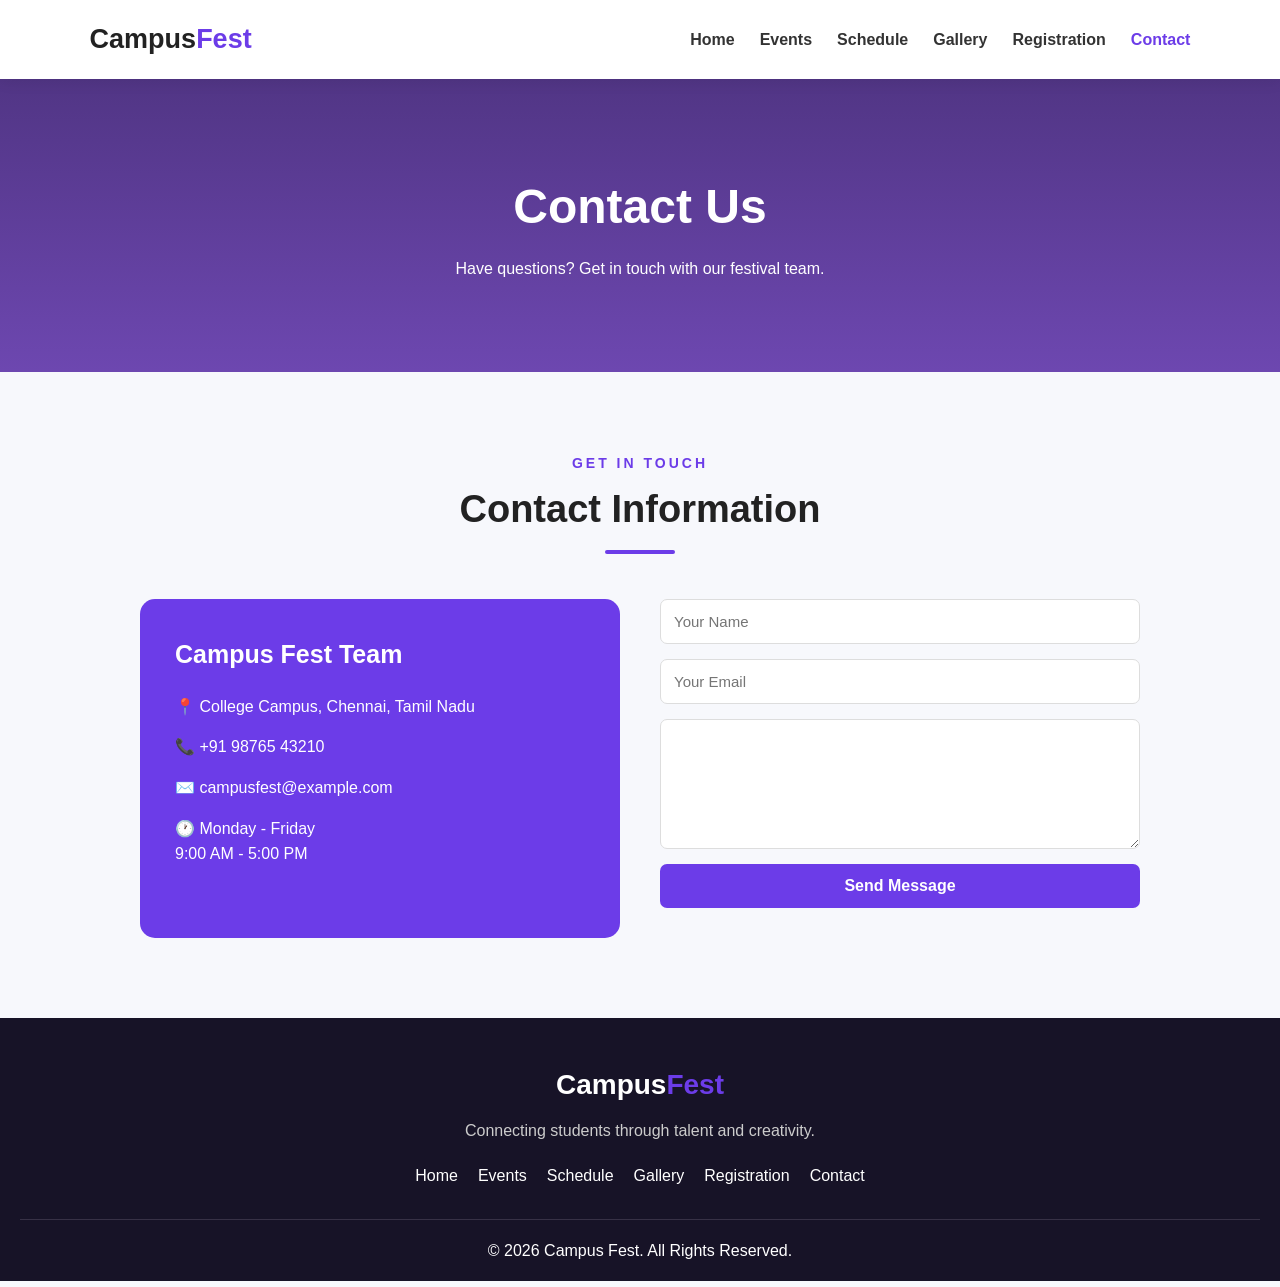
<file: contact.html>
<!DOCTYPE html>
<html lang="en">

<head>

    <meta charset="UTF-8">

    <meta
        name="viewport"
        content="width=device-width, initial-scale=1.0">

    <title>Campus Fest - Contact</title>

    <link rel="stylesheet" href="style.css">

</head>

<body>


<header>

    <div class="logo">
        Campus<span>Fest</span>
    </div>

    <nav id="navbar">

        <a href="index.html">Home</a>

        <a href="events.html">Events</a>

        <a href="schedule.html">Schedule</a>

        <a href="gallery.html">Gallery</a>

        <a href="registration.html">
            Registration
        </a>

        <a href="contact.html" class="active">
            Contact
        </a>

    </nav>

    <button
        class="menu-btn"
        onclick="toggleMenu()">
        ☰
    </button>

</header>


<section class="page-banner">

    <h1>Contact Us</h1>

    <p>
        Have questions? Get in touch with our festival team.
    </p>

</section>


<section class="section">

    <div class="section-title">

        <p>GET IN TOUCH</p>

        <h2>Contact Information</h2>

        <span></span>

    </div>


    <div class="contact-container">


        <div class="contact-info">

            <h3>Campus Fest Team</h3>

            <p>
                📍 College Campus, Chennai, Tamil Nadu
            </p>

            <p>
                📞 +91 98765 43210
            </p>

            <p>
                ✉️ campusfest@example.com
            </p>

            <p>
                🕐 Monday - Friday
                <br>
                9:00 AM - 5:00 PM
            </p>

        </div>


        <form
            id="contactForm"
            class="contact-form">


            <input
                type="text"
                id="contactName"
                placeholder="Your Name">


            <input
                type="email"
                id="contactEmail"
                placeholder="Your Email">


            <textarea
                id="message"
                rows="6"
                placeholder="Write your message">
            </textarea>


            <button
                type="submit"
                class="submit-btn">

                Send Message

            </button>


            <p id="contactMessage"></p>


        </form>


    </div>

</section>


<footer>

    <h2>Campus<span>Fest</span></h2>

    <p>
        Connecting students through talent and creativity.
    </p>

    <div class="footer-links">

        <a href="index.html">Home</a>

        <a href="events.html">Events</a>

        <a href="schedule.html">Schedule</a>

        <a href="gallery.html">Gallery</a>

        <a href="registration.html">Registration</a>

        <a href="contact.html">Contact</a>

    </div>

    <div class="copyright">
        © 2026 Campus Fest. All Rights Reserved.
    </div>

</footer>


<script src="script.js"></script>

</body>
</html>
</file>
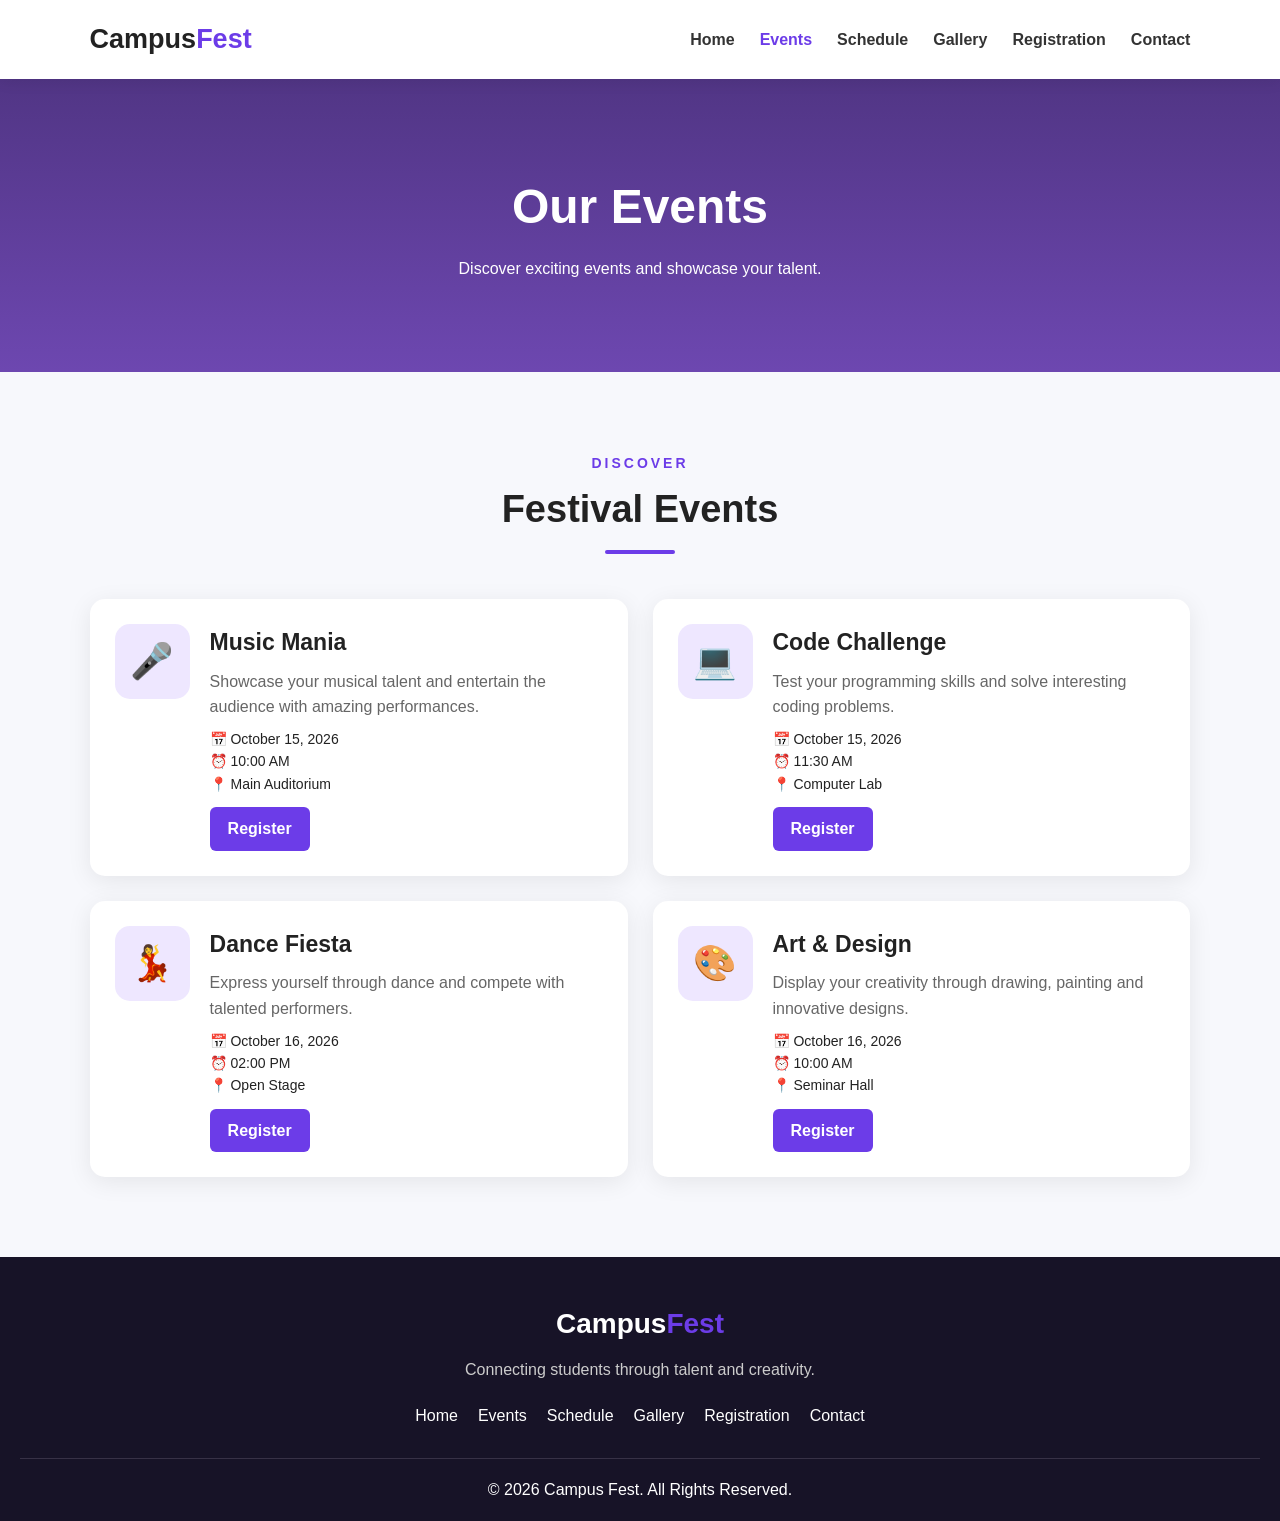
<file: events.html>
<!DOCTYPE html>
<html lang="en">
<head>
    <meta charset="UTF-8">
    <meta name="viewport" content="width=device-width, initial-scale=1.0">

    <title>Campus Fest - Events</title>

    <link rel="stylesheet" href="style.css">
</head>

<body>

<header>

    <div class="logo">
        Campus<span>Fest</span>
    </div>

    <nav id="navbar">
        <a href="index.html">Home</a>
        <a href="events.html" class="active">Events</a>
        <a href="schedule.html">Schedule</a>
        <a href="gallery.html">Gallery</a>
        <a href="registration.html">Registration</a>
        <a href="contact.html">Contact</a>
    </nav>

    <button class="menu-btn" onclick="toggleMenu()">☰</button>

</header>


<section class="page-banner">

    <h1>Our Events</h1>

    <p>
        Discover exciting events and showcase your talent.
    </p>

</section>


<section class="section">

    <div class="section-title">

        <p>DISCOVER</p>

        <h2>Festival Events</h2>

        <span></span>

    </div>


    <div class="event-container">


        <div class="event-card">

            <div class="event-icon">🎤</div>

            <div class="event-content">

                <h3>Music Mania</h3>

                <p>
                    Showcase your musical talent and entertain
                    the audience with amazing performances.
                </p>

                <div class="event-info">
                    <p>📅 October 15, 2026</p>
                    <p>⏰ 10:00 AM</p>
                    <p>📍 Main Auditorium</p>
                </div>

                <a
                    href="registration.html?event=Music%20Mania"
                    class="register-event">
                    Register
                </a>

            </div>

        </div>


        <div class="event-card">

            <div class="event-icon">💻</div>

            <div class="event-content">

                <h3>Code Challenge</h3>

                <p>
                    Test your programming skills and solve
                    interesting coding problems.
                </p>

                <div class="event-info">
                    <p>📅 October 15, 2026</p>
                    <p>⏰ 11:30 AM</p>
                    <p>📍 Computer Lab</p>
                </div>

                <a
                    href="registration.html?event=Code%20Challenge"
                    class="register-event">
                    Register
                </a>

            </div>

        </div>


        <div class="event-card">

            <div class="event-icon">💃</div>

            <div class="event-content">

                <h3>Dance Fiesta</h3>

                <p>
                    Express yourself through dance and compete
                    with talented performers.
                </p>

                <div class="event-info">
                    <p>📅 October 16, 2026</p>
                    <p>⏰ 02:00 PM</p>
                    <p>📍 Open Stage</p>
                </div>

                <a
                    href="registration.html?event=Dance%20Fiesta"
                    class="register-event">
                    Register
                </a>

            </div>

        </div>


        <div class="event-card">

            <div class="event-icon">🎨</div>

            <div class="event-content">

                <h3>Art & Design</h3>

                <p>
                    Display your creativity through drawing,
                    painting and innovative designs.
                </p>

                <div class="event-info">
                    <p>📅 October 16, 2026</p>
                    <p>⏰ 10:00 AM</p>
                    <p>📍 Seminar Hall</p>
                </div>

                <a
                    href="registration.html?event=Art%20%26%20Design"
                    class="register-event">
                    Register
                </a>

            </div>

        </div>


    </div>

</section>


<footer>

    <h2>Campus<span>Fest</span></h2>

    <p>Connecting students through talent and creativity.</p>

    <div class="footer-links">
        <a href="index.html">Home</a>
        <a href="events.html">Events</a>
        <a href="schedule.html">Schedule</a>
        <a href="gallery.html">Gallery</a>
        <a href="registration.html">Registration</a>
        <a href="contact.html">Contact</a>
    </div>

    <div class="copyright">
        © 2026 Campus Fest. All Rights Reserved.
    </div>

</footer>

<script src="script.js"></script>

</body>
</html>
</file>
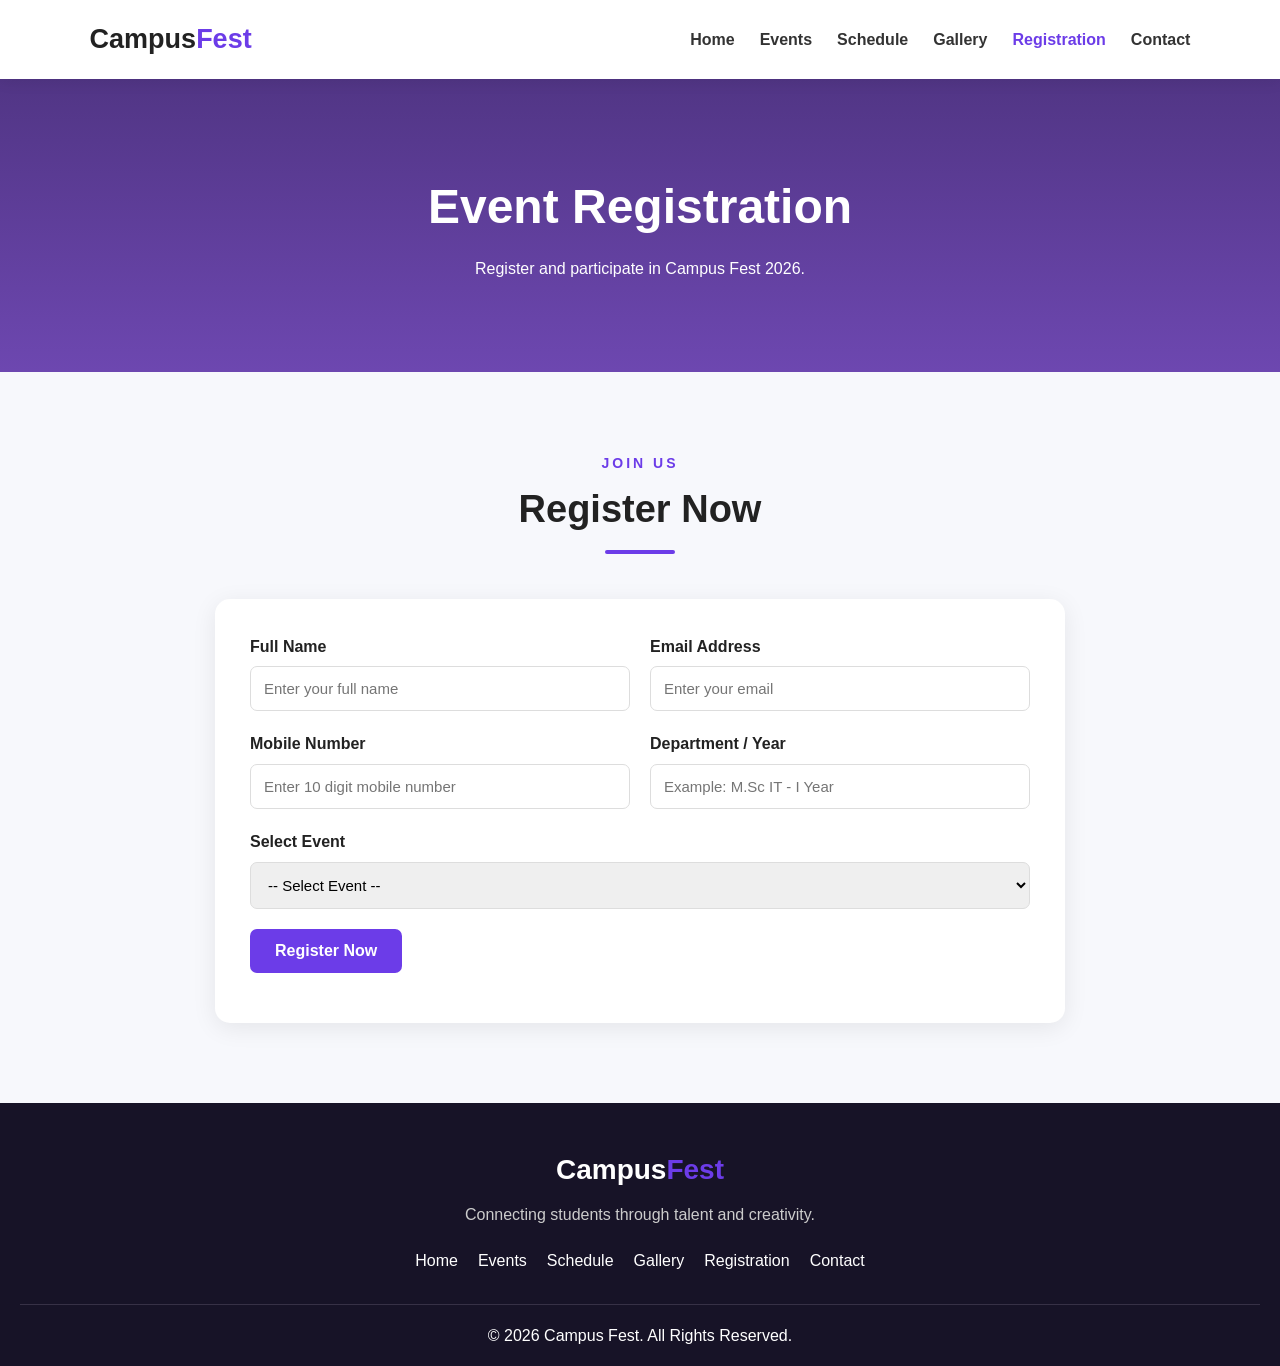
<file: registration.html>
<!DOCTYPE html>
<html lang="en">

<head>
    <meta charset="UTF-8">
    <meta name="viewport" content="width=device-width, initial-scale=1.0">

    <title>Campus Fest - Registration</title>

    <link rel="stylesheet" href="style.css">
</head>

<body>

<header>

    <div class="logo">
        Campus<span>Fest</span>
    </div>

    <nav id="navbar">
        <a href="index.html">Home</a>
        <a href="events.html">Events</a>
        <a href="schedule.html">Schedule</a>
        <a href="gallery.html">Gallery</a>
        <a href="registration.html" class="active">Registration</a>
        <a href="contact.html">Contact</a>
    </nav>

    <button class="menu-btn" onclick="toggleMenu()">☰</button>

</header>


<section class="page-banner">

    <h1>Event Registration</h1>

    <p>Register and participate in Campus Fest 2026.</p>

</section>


<section class="section">

    <div class="section-title">

        <p>JOIN US</p>

        <h2>Register Now</h2>

        <span></span>

    </div>


    <div class="form-container">

        <form id="registrationForm">

            <div class="form-row">

                <div class="form-group">

                    <label for="name">Full Name</label>

                    <input
                        type="text"
                        id="name"
                        placeholder="Enter your full name"
                    >

                </div>


                <div class="form-group">

                    <label for="email">Email Address</label>

                    <input
                        type="email"
                        id="email"
                        placeholder="Enter your email"
                    >

                </div>

            </div>


            <div class="form-row">

                <div class="form-group">

                    <label for="mobile">Mobile Number</label>

                    <input
                        type="tel"
                        id="mobile"
                        placeholder="Enter 10 digit mobile number"
                    >

                </div>


                <div class="form-group">

                    <label for="department">
                        Department / Year
                    </label>

                    <input
                        type="text"
                        id="department"
                        placeholder="Example: M.Sc IT - I Year"
                    >

                </div>

            </div>


            <div class="form-group">

                <label for="event">
                    Select Event
                </label>

                <select id="event">

                    <option value="">
                        -- Select Event --
                    </option>

                    <option value="Music Mania">
                        Music Mania
                    </option>

                    <option value="Code Challenge">
                        Code Challenge
                    </option>

                    <option value="Dance Fiesta">
                        Dance Fiesta
                    </option>

                    <option value="Art & Design">
                        Art & Design
                    </option>

                </select>

            </div>


            <button
                type="submit"
                class="submit-btn">

                Register Now

            </button>


            <!-- SUCCESS / ERROR MESSAGE -->

            <div
                id="formMessage"
                class="form-message">
            </div>

        </form>

    </div>

</section>


<footer>

    <h2>Campus<span>Fest</span></h2>

    <p>
        Connecting students through talent and creativity.
    </p>

    <div class="footer-links">

        <a href="index.html">Home</a>
        <a href="events.html">Events</a>
        <a href="schedule.html">Schedule</a>
        <a href="gallery.html">Gallery</a>
        <a href="registration.html">Registration</a>
        <a href="contact.html">Contact</a>

    </div>

    <div class="copyright">
        © 2026 Campus Fest. All Rights Reserved.
    </div>

</footer>


<script src="script.js"></script>

</body>
</html>
</file>
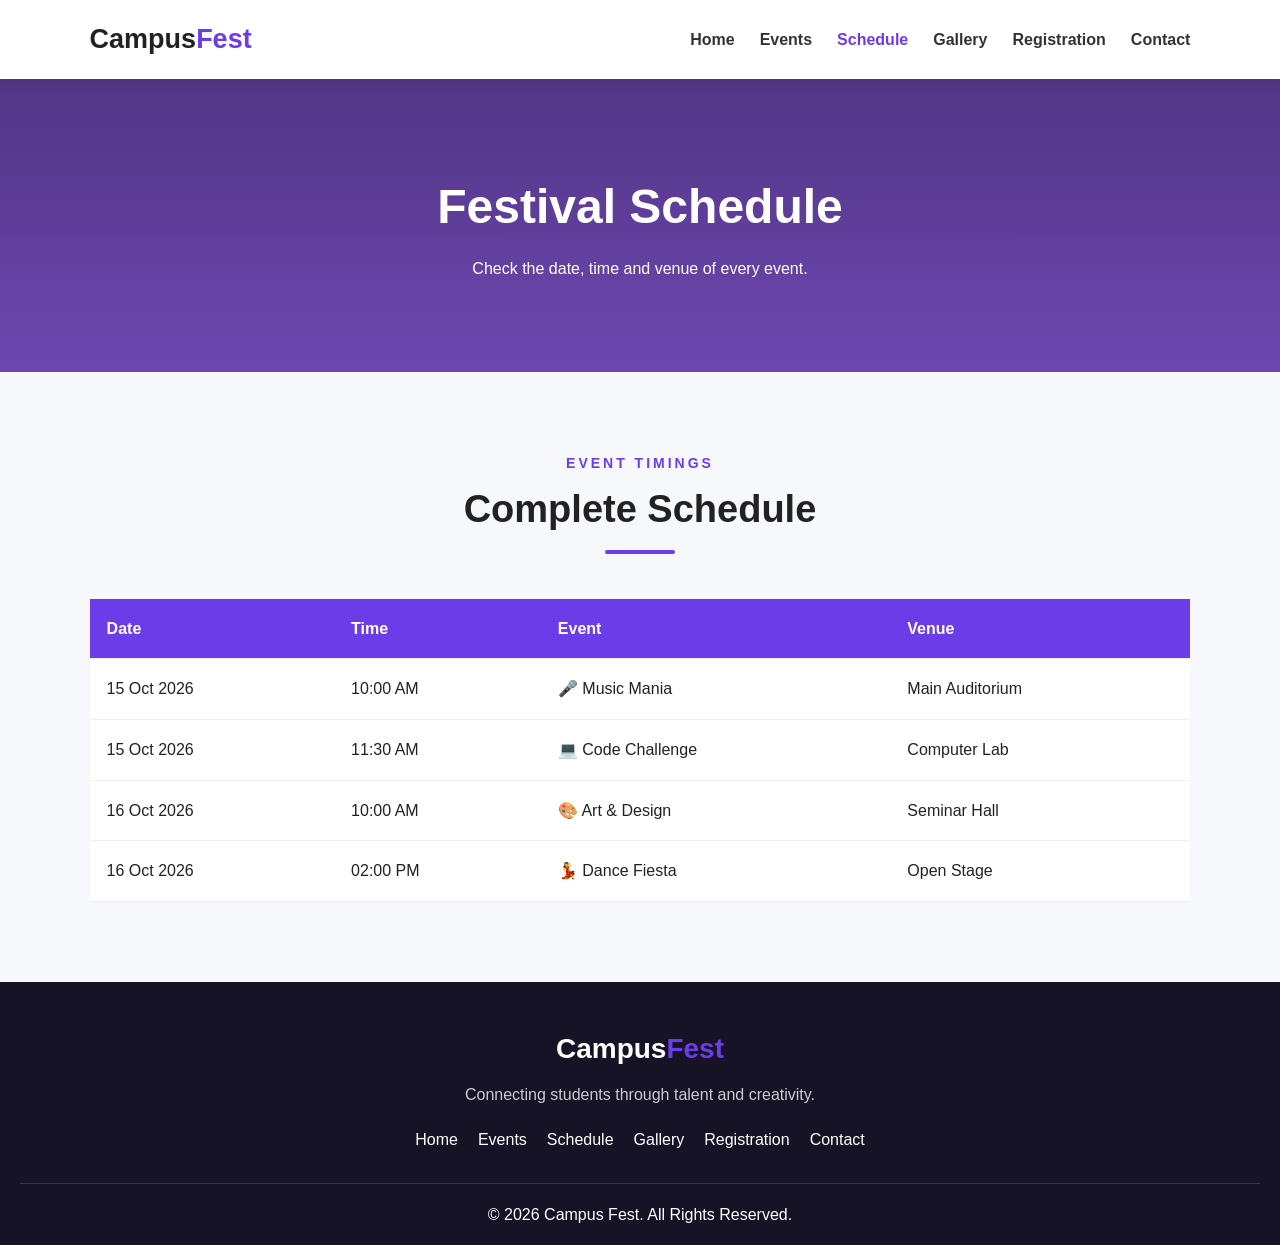
<file: schedule.html>
<!DOCTYPE html>
<html lang="en">

<head>

    <meta charset="UTF-8">

    <meta
        name="viewport"
        content="width=device-width, initial-scale=1.0">

    <title>Campus Fest - Schedule</title>

    <link rel="stylesheet" href="style.css">

</head>

<body>


<header>

    <div class="logo">
        Campus<span>Fest</span>
    </div>

    <nav id="navbar">

        <a href="index.html">Home</a>

        <a href="events.html">Events</a>

        <a href="schedule.html" class="active">
            Schedule
        </a>

        <a href="gallery.html">Gallery</a>

        <a href="registration.html">
            Registration
        </a>

        <a href="contact.html">Contact</a>

    </nav>

    <button
        class="menu-btn"
        onclick="toggleMenu()">
        ☰
    </button>

</header>


<section class="page-banner">

    <h1>Festival Schedule</h1>

    <p>
        Check the date, time and venue of every event.
    </p>

</section>


<section class="section">

    <div class="section-title">

        <p>EVENT TIMINGS</p>

        <h2>Complete Schedule</h2>

        <span></span>

    </div>


    <div class="table-container">

        <table>

            <thead>

                <tr>

                    <th>Date</th>

                    <th>Time</th>

                    <th>Event</th>

                    <th>Venue</th>

                </tr>

            </thead>


            <tbody>

                <tr>

                    <td>15 Oct 2026</td>

                    <td>10:00 AM</td>

                    <td>🎤 Music Mania</td>

                    <td>Main Auditorium</td>

                </tr>


                <tr>

                    <td>15 Oct 2026</td>

                    <td>11:30 AM</td>

                    <td>💻 Code Challenge</td>

                    <td>Computer Lab</td>

                </tr>


                <tr>

                    <td>16 Oct 2026</td>

                    <td>10:00 AM</td>

                    <td>🎨 Art & Design</td>

                    <td>Seminar Hall</td>

                </tr>


                <tr>

                    <td>16 Oct 2026</td>

                    <td>02:00 PM</td>

                    <td>💃 Dance Fiesta</td>

                    <td>Open Stage</td>

                </tr>

            </tbody>

        </table>

    </div>

</section>


<footer>

    <h2>Campus<span>Fest</span></h2>

    <p>Connecting students through talent and creativity.</p>

    <div class="footer-links">

        <a href="index.html">Home</a>

        <a href="events.html">Events</a>

        <a href="schedule.html">Schedule</a>

        <a href="gallery.html">Gallery</a>

        <a href="registration.html">Registration</a>

        <a href="contact.html">Contact</a>

    </div>

    <div class="copyright">
        © 2026 Campus Fest. All Rights Reserved.
    </div>

</footer>


<script src="script.js"></script>

</body>
</html>
</file>
<file: style.css>
* {
    margin: 0;
    padding: 0;
    box-sizing: border-box;
}

html {
    scroll-behavior: smooth;
}

body {
    font-family: Arial, Helvetica, sans-serif;
    background: #f7f8fc;
    color: #222;
    line-height: 1.6;
}

a {
    text-decoration: none;
}


/* ================= HEADER ================= */

header {
    width: 100%;
    padding: 18px 7%;

    background: white;

    display: flex;
    align-items: center;
    justify-content: space-between;

    position: sticky;
    top: 0;
    z-index: 1000;

    box-shadow: 0 2px 15px rgba(0,0,0,.08);
}

.logo {
    font-size: 27px;
    font-weight: bold;
}

.logo span,
footer span {
    color: #6c3ce8;
}

nav {
    display: flex;
    gap: 25px;
}

nav a {
    color: #333;
    font-weight: 600;
    transition: .3s;
}

nav a:hover,
nav a.active {
    color: #6c3ce8;
}

.menu-btn {
    display: none;

    border: none;

    background: #6c3ce8;
    color: white;

    padding: 7px 12px;

    font-size: 22px;

    border-radius: 5px;
}


/* ================= HERO ================= */

.hero {
    min-height: 620px;

    display: flex;
    align-items: center;
    justify-content: center;

    text-align: center;

    padding: 50px 20px;

    background:
    linear-gradient(
        rgba(45,22,90,.88),
        rgba(85,42,160,.9)
    ),
    url("images/event1.jpg");

    background-size: cover;
    background-position: center;

    color: white;
}

.hero-content {
    max-width: 800px;
}

.small-title {
    letter-spacing: 4px;
    font-weight: bold;
}

.hero h1 {
    font-size: 65px;
    margin: 15px 0;
}

.hero h1 span {
    color: #ffd34e;
}

.hero p {
    font-size: 19px;
    margin-bottom: 30px;
}

.hero-buttons {
    display: flex;
    justify-content: center;
    gap: 15px;
}

.btn {
    display: inline-block;

    padding: 13px 25px;

    border-radius: 7px;

    background: #ffd34e;

    color: #222;

    font-weight: bold;

    transition: .3s;
}

.btn:hover {
    transform: translateY(-3px);
}

.light-btn {
    background: white;
}


/* ================= ANNOUNCEMENT ================= */

.announcement {
    background: #fff3c4;

    padding: 22px;

    text-align: center;
}

.announcement h2 {
    color: #6c3ce8;
}


/* ================= PAGE BANNER ================= */

.page-banner {
    background:
    linear-gradient(
        rgba(63,32,120,.9),
        rgba(94,52,168,.9)
    );

    color: white;

    padding: 90px 20px;

    text-align: center;
}

.page-banner h1 {
    font-size: 48px;
    margin-bottom: 10px;
}


/* ================= SECTION ================= */

.section,
.home-section {
    padding: 80px 7%;
}

.section-title {
    text-align: center;

    margin-bottom: 45px;
}

.section-title p {
    color: #6c3ce8;

    font-size: 14px;

    font-weight: bold;

    letter-spacing: 3px;
}

.section-title h2 {
    font-size: 38px;

    margin: 5px 0 10px;
}

.section-title span {
    display: block;

    width: 70px;
    height: 4px;

    margin: auto;

    background: #6c3ce8;

    border-radius: 5px;
}


/* ================= FEATURES ================= */

.feature-container {
    display: grid;

    grid-template-columns:
    repeat(3,1fr);

    gap: 25px;
}

.feature-card {
    background: white;

    padding: 35px;

    text-align: center;

    border-radius: 15px;

    box-shadow:
    0 5px 25px rgba(0,0,0,.08);

    transition: .3s;
}

.feature-card:hover {
    transform: translateY(-7px);
}

.feature-icon {
    font-size: 45px;

    margin-bottom: 15px;
}

.feature-card h3 {
    margin-bottom: 10px;
}


/* ================= EVENTS ================= */

.event-container {
    display: grid;

    grid-template-columns:
    repeat(2,1fr);

    gap: 25px;
}

.event-card {
    background: white;

    padding: 25px;

    border-radius: 15px;

    display: flex;

    gap: 20px;

    box-shadow:
    0 5px 25px rgba(0,0,0,.08);

    transition: .3s;
}

.event-card:hover {
    transform: translateY(-7px);
}

.event-icon {
    width: 75px;
    height: 75px;

    flex-shrink: 0;

    border-radius: 15px;

    background: #eee7ff;

    display: flex;
    align-items: center;
    justify-content: center;

    font-size: 35px;
}

.event-content h3 {
    font-size: 23px;
}

.event-content > p {
    color: #666;
    margin: 8px 0;
}

.event-info p {
    font-size: 14px;
}

.register-event {
    display: inline-block;

    margin-top: 12px;

    padding: 9px 18px;

    background: #6c3ce8;

    color: white;

    border-radius: 6px;

    font-weight: bold;
}

.register-event:hover {
    background: #5125bd;
}


/* ================= TABLE ================= */

.table-container {
    overflow-x: auto;
}

table {
    width: 100%;

    border-collapse: collapse;

    background: white;

    box-shadow:
    0 5px 20px rgba(0,0,0,.07);
}

th,
td {
    padding: 17px;

    text-align: left;

    border-bottom: 1px solid #eee;
}

th {
    background: #6c3ce8;

    color: white;
}

tr:hover {
    background: #faf8ff;
}


/* ================= GALLERY ================= */

.gallery {
    display: grid;

    grid-template-columns:
    repeat(4,1fr);

    gap: 20px;
}

.gallery-item {
    height: 260px;

    position: relative;

    overflow: hidden;

    border-radius: 12px;
}

.gallery-item img {
    width: 100%;
    height: 100%;

    object-fit: cover;

    transition: .5s;
}

.gallery-item:hover img {
    transform: scale(1.1);
}

.overlay {
    position: absolute;

    bottom: 0;
    left: 0;
    right: 0;

    padding: 15px;

    color: white;

    font-weight: bold;

    background:
    linear-gradient(
        transparent,
        rgba(0,0,0,.8)
    );
}


/* ================= FORM ================= */

.form-container {
    max-width: 850px;

    margin: auto;

    background: white;

    padding: 35px;

    border-radius: 15px;

    box-shadow:
    0 5px 25px rgba(0,0,0,.08);
}

.form-row {
    display: grid;

    grid-template-columns:
    repeat(2,1fr);

    gap: 20px;
}

.form-group {
    margin-bottom: 20px;
}

.form-group label {
    display: block;

    margin-bottom: 7px;

    font-weight: bold;
}

input,
select,
textarea {
    width: 100%;

    padding: 13px;

    border: 1px solid #ddd;

    border-radius: 7px;

    font-size: 15px;

    outline: none;
}

input:focus,
select:focus,
textarea:focus {
    border-color: #6c3ce8;
}

.submit-btn {
    border: none;

    padding: 13px 25px;

    background: #6c3ce8;

    color: white;

    border-radius: 7px;

    font-weight: bold;

    font-size: 16px;
}

.submit-btn:hover {
    background: #5125bd;
}

#formMessage,
#contactMessage {
    margin-top: 15px;

    font-weight: bold;
}


/* ================= CONTACT ================= */

.contact-container {
    display: grid;

    grid-template-columns:
    1fr 1fr;

    gap: 40px;

    max-width: 1000px;

    margin: auto;
}

.contact-info {
    background: #6c3ce8;

    color: white;

    padding: 35px;

    border-radius: 15px;
}

.contact-info h3 {
    font-size: 25px;

    margin-bottom: 20px;
}

.contact-info p {
    margin: 15px 0;
}

.contact-form {
    display: flex;

    flex-direction: column;

    gap: 15px;
}


/* ================= CTA ================= */

.cta {
    padding: 70px 20px;

    text-align: center;

    background: #eee7ff;
}

.cta h2 {
    font-size: 35px;

    margin-bottom: 10px;
}

.cta p {
    margin-bottom: 25px;
}


/* ================= FOOTER ================= */

footer {
    background: #171327;

    color: white;

    text-align: center;

    padding: 45px 20px 0;
}

footer h2 {
    font-size: 28px;
}

footer > p {
    color: #ccc;

    margin: 10px 0 20px;
}

.footer-links {
    display: flex;

    justify-content: center;

    gap: 20px;

    flex-wrap: wrap;

    margin-bottom: 30px;
}

.footer-links a {
    color: white;
}

.footer-links a:hover {
    color: #ffd34e;
}

.copyright {
    border-top: 1px solid #373146;

    padding: 18px;
}


/* ================= TABLET ================= */

@media (max-width: 900px) {

    nav {
        gap: 12px;
    }

    .hero h1 {
        font-size: 50px;
    }

    .gallery {
        grid-template-columns:
        repeat(2,1fr);
    }

}


/* ================= MOBILE ================= */

@media (max-width: 700px) {

    header {
        padding: 15px 5%;
    }

    .menu-btn {
        display: block;
    }

    nav {
        display: none;

        position: absolute;

        top: 70px;
        left: 0;

        width: 100%;

        background: white;

        flex-direction: column;

        padding: 20px;
    }

    nav.active {
        display: flex;
    }

    .hero h1 {
        font-size: 40px;
    }

    .hero-buttons {
        flex-direction: column;

        max-width: 250px;

        margin: auto;
    }

    .feature-container,
    .event-container,
    .contact-container {
        grid-template-columns: 1fr;
    }

    .form-row {
        grid-template-columns: 1fr;
    }

    .gallery {
        grid-template-columns: 1fr;
    }

    .page-banner h1 {
        font-size: 38px;
    }

    .event-card {
        flex-direction: column;
    }

}


/* ================= SMALL MOBILE ================= */

@media (max-width: 450px) {

    .hero h1 {
        font-size: 33px;
    }

    .section,
    .home-section {
        padding: 55px 5%;
    }

    .form-container {
        padding: 22px;
    }

}
</file>
